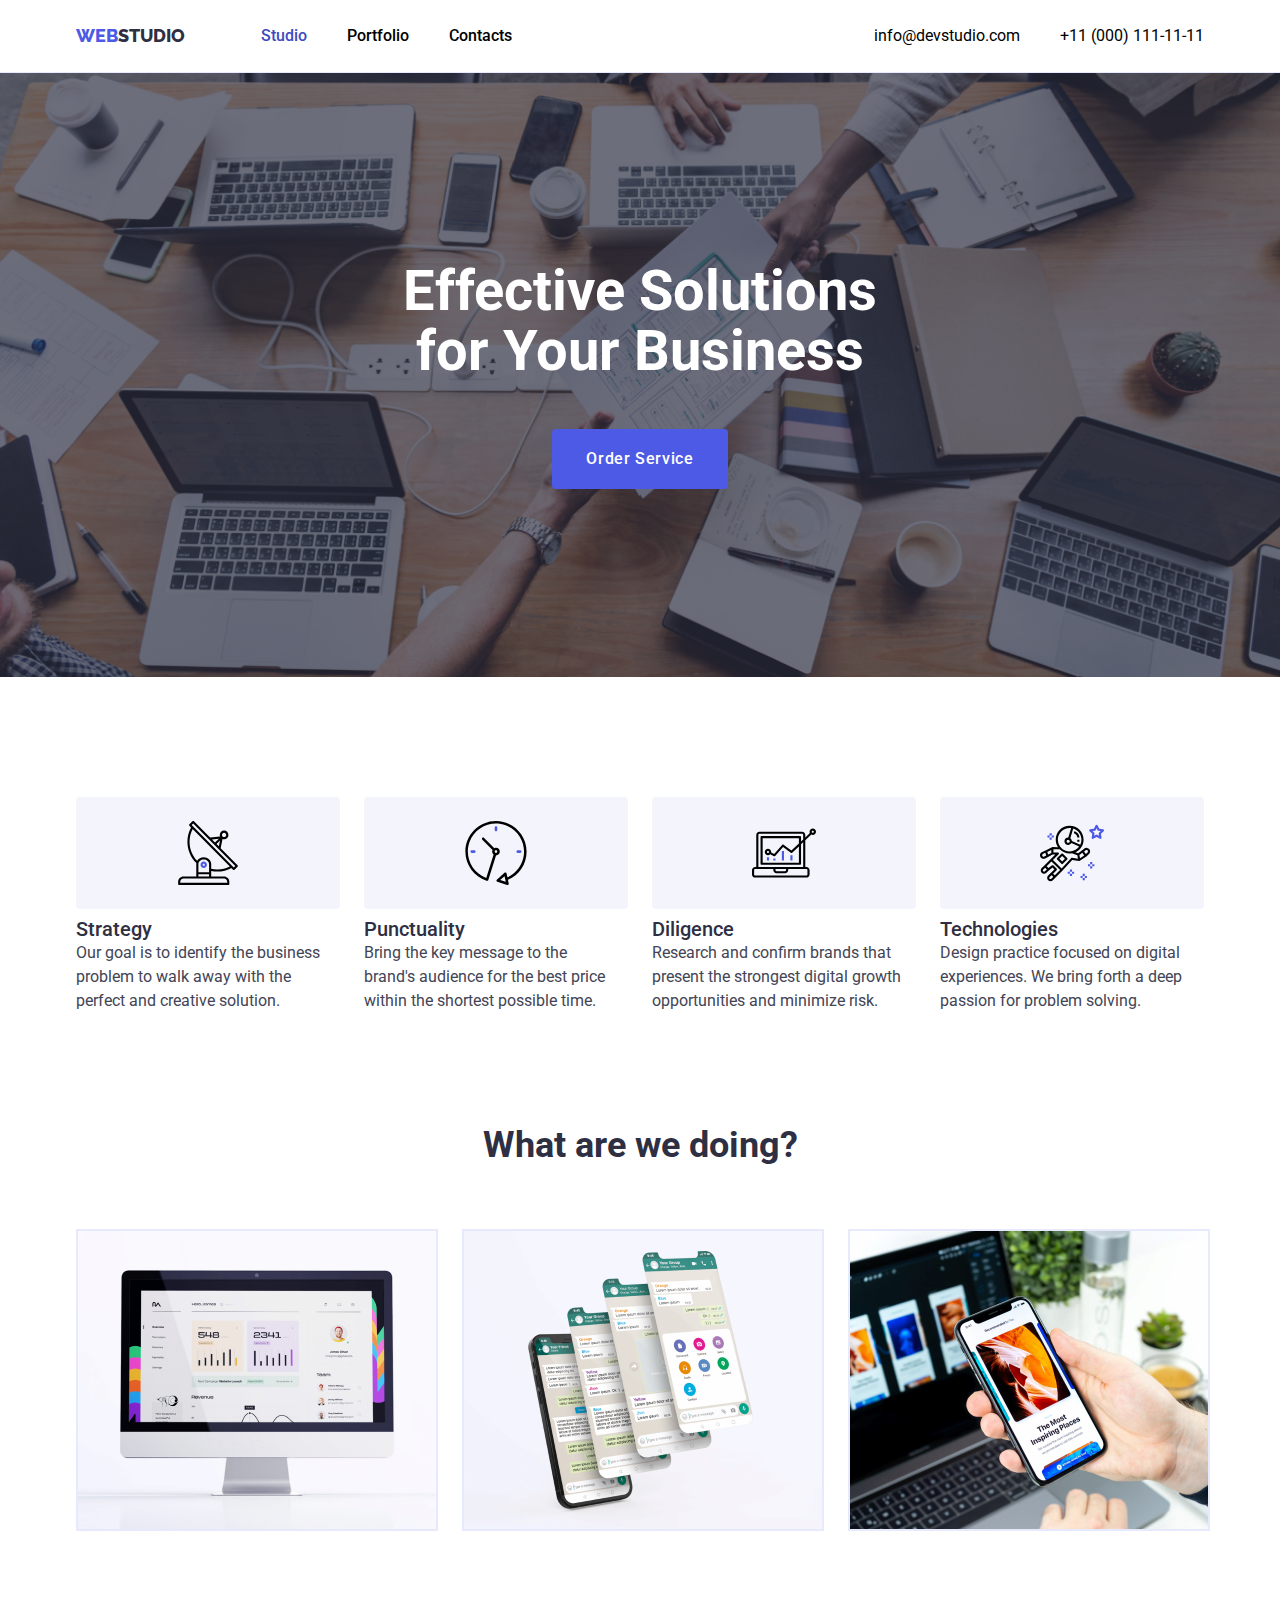
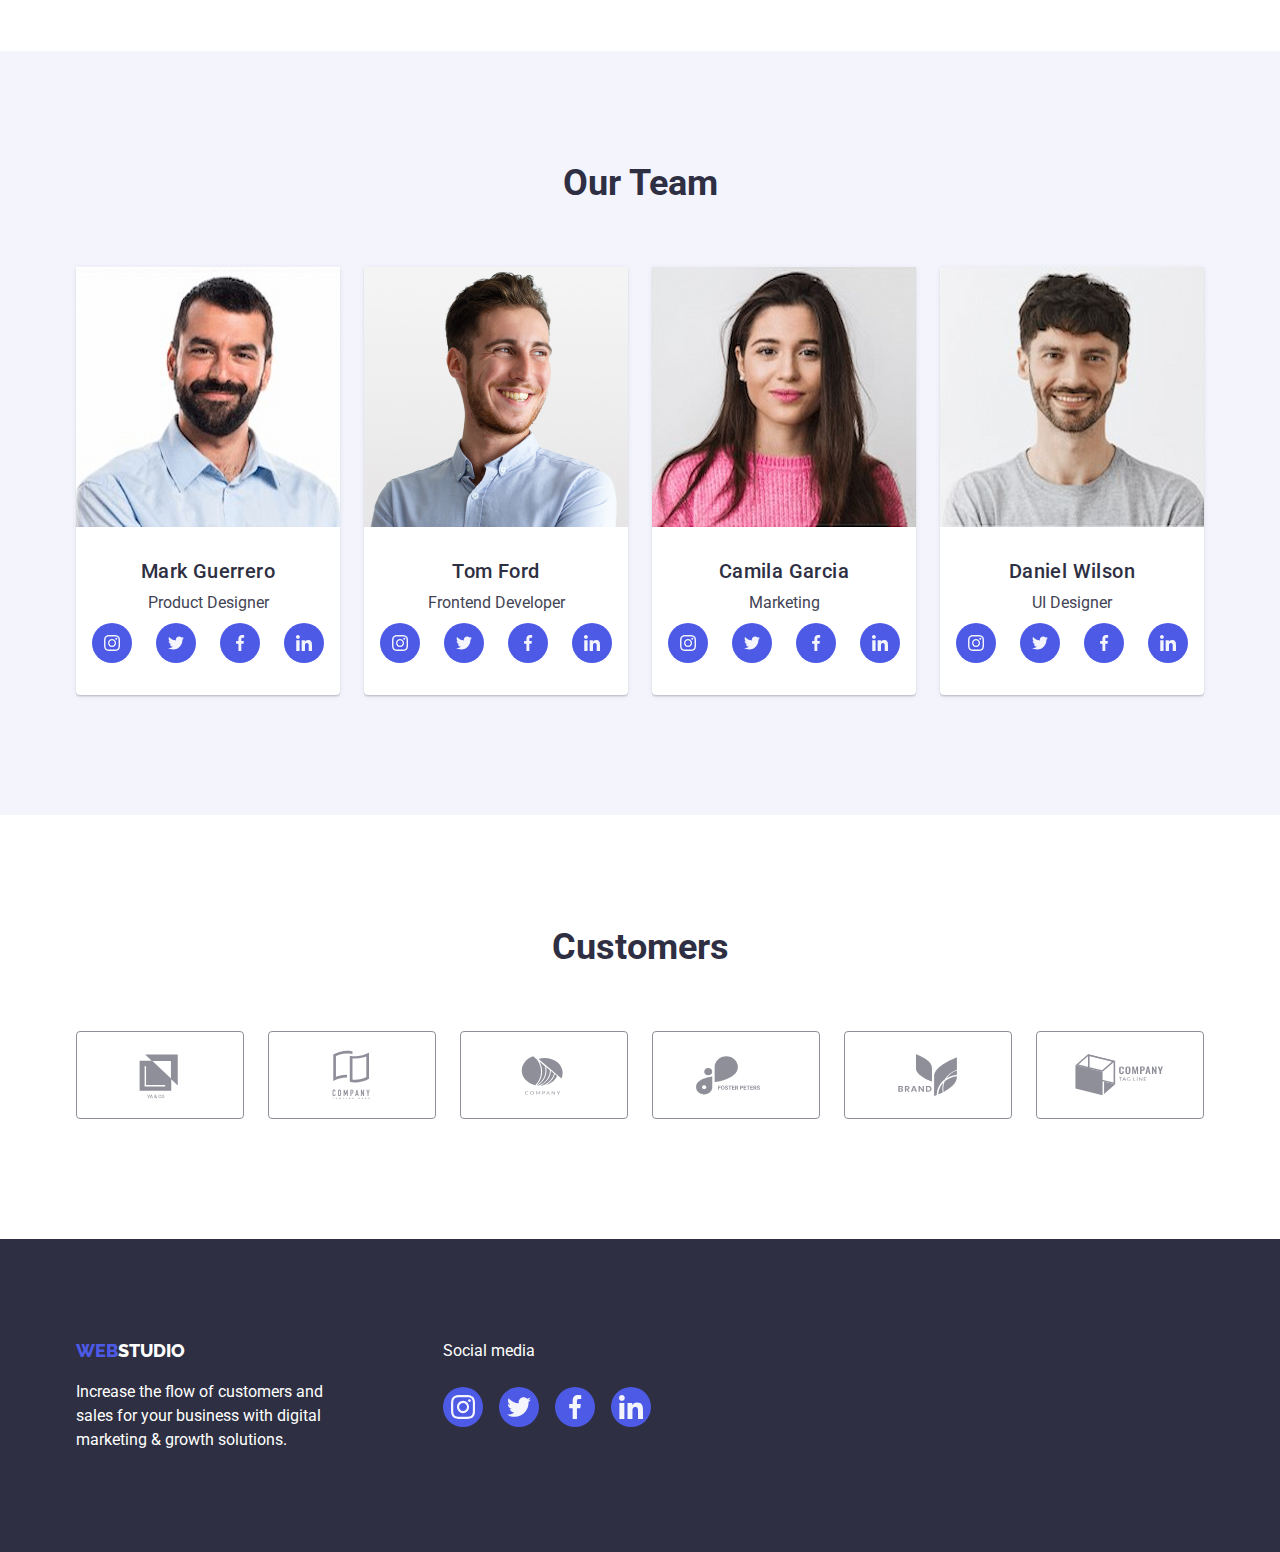
<file: index.html>
<!DOCTYPE html>
<html lang="en">
  <head>
    <meta charset="utf-8">
    <meta name="viewport" content="width=device-width, initial-scale=1.0">
    <title>WebStudio</title>
    <!-- CSS moder-normalize -->
    <link rel="stylesheet" href="https://cdnjs.cloudflare.com/ajax/libs/modern-normalize/2.0.0/modern-normalize.min.css"/>
    <!-- CSS styles -->
    <link rel="stylesheet" href="./css/styles.css"/>
  </head> 

 <body>
    <!-- Navigation lists -->
    <header class="header">  
        <div class="container header-container">
<nav class="header-navigation">
     <a href="./index.html" class="webstudio-logo">
         <span class="web-logo">WEB</span><span class="studio-logo">STUDIO</span>
     </a>
     <ul class="navigation lists">
        <li>
            <a href="./index.html" class="pages current-option">Studio</a>
        </li> 
        <li>
            <a href="./portfolio.html" class="pages">Portfolio</a>
        </li> 
        <li>
            <a href="#" class="pages">Contacts</a>
        </li> 
     </ul>
</nav>
    <!-- Contact information -->
    <ul class="contact-information lists">
        <li>
            <a href="mailto:info@devstudio.com" class="information">info@devstudio.com</a>
        </li>
        <li>
            <a href="tel:+110001111111" class="information">+11 (000) 111-11-11</a>
        </li>
    </ul> 
        </div>
</header>

<main>
    <!-- This is Hero Section -->
    <section class="hero">
     <div class="container hero-container">
        <h1 class="hero-title">Effective Solutions<br>for Your Business</h1>
            <button type="button" class="btn primary">Order Service</button>
        </div>
    </section>
    <!--End of Hero Section  -->

    <!-- Criteria lists -->
    <section class="section">
        <div class="container">
        <ul class="criterias lists">
            <li class="criteria">
               <div class="criteria-svg">
                <svg class="criteria-logo">
                    <use href="./images/icons.svg#antenna" width="64" height="64">
                    </use>
                </svg>
                </div>
                <h3 class="title-list">Strategy</h3>
                <p class="description-list">Our goal is to identify the business<br>problem to walk away with the<br>perfect and creative solution.</p>
            </li>
            <li class="criteria">
                <div class="criteria-svg">

                <svg class="criteria-logo">
                    <use href="./images/icons.svg#clock" width="64" height="64">
                    </use>
                </svg>
            </div>
                <h3 class="title-list">Punctuality</h3>
                <p class="description-list">Bring the key message to the<br>brand's audience for the best price<br>within the shortest possible time.</p>
            </li>
            <li class="criteria">
                <div class="criteria-svg">

                <svg class="criteria-logo">
                    <use href="./images/icons.svg#diagram" width="64" height="64">
                    </use>
                </svg>
                </div>
                <h3 class="title-list">Diligence</h3>
                <p class="description-list">Research and confirm brands that<br>present the strongest digital growth<br>opportunities and minimize risk.</p>
            </li>
            <li class="criteria">
                <div class="criteria-svg">

                <svg class="criteria-logo">
                    <use href="./images/icons.svg#astronaut" width="64" height="64">
                    </use>
                </svg>
                </div>
                <h3 class="title-list">Technologies</h3>
                <p class="description-list">Design practice focused on digital<br>experiences. We bring forth a deep<br>passion for problem solving.</p>
            </li>
            </ul>
</section>

<!-- What are we doing section -->
<section class="section section-no-top-padding">
    <div class="container services-container">
    <h2 class="section-title">What are we doing?</h2>
    <ul class="services lists">
        <li class="service">
            <img src="images/what_are_we_doing1.jpg" alt="web" width="360" height="300">
        </li>
        <li class="service">
            <img src="images/what_are_we_doing2.jpg" alt="mobile" width="360" height="300">
        </li>
        <li class="service">
            <img src="images/what_are_we_doing3.jpg" alt="phone" width="360" height="300">
        </li>
    </ul>
    </div>
</section>

<!-- Our team section -->

<section class="section section-grey">
    <div class="container team-container">
    <h2 class="section-title">Our Team</h2>
    <ul class="teams lists">
        <li class="team">
            <div class="team-wrap">
            <img src="images/Team_Card1.jpg" alt="image" width="264" height="260">
             <h3 class="teamname">Mark Guerrero</h3>
                 <p class="position">Product Designer</p>
            <ul class="team-socials lists">
                <li class="team-social-link">
                   <a href="https://instagram.com" class="team-link"
                   target="_blank"
                   rel="noopener noreferrer">
                <svg class="team-social-logo" width="16" height="16">
                    <use href="./images/icons.svg#instagram"></use>
                </svg>
                    </a>
                </li>

                <li class="team-social-link">
                    <a href="https://twitter.com" class="team-link"
                    target="_blank"
                    rel="noopener noreferrer">
                 <svg class="team-social-logo" width="16" height="16">
                     <use href="./images/icons.svg#twitter"></use>
                 </svg>
                     </a>
                 </li>

                 <li class="team-social-link">
                    <a href="https://facebook.com" class="team-link"
                    target="_blank"
                    rel="noopener noreferrer">
                 <svg class="team-social-logo" width="16" height="16">
                     <use href="./images/icons.svg#facebook"></use>
                 </svg>
                     </a>
                 </li>

                 <li class="team-social-link">
                    <a href="https://linkedin.com" class="team-link"
                    target="_blank"
                    rel="noopener noreferrer">
                 <svg class="team-social-logo" width="16" height="16">
                     <use href="./images/icons.svg#linkedin"></use>
                 </svg>
                     </a>
                 </li>
            </ul>
            </div>     
        </li>


        <li class="team">
            <div class="team-wrap">
            <img src="images/Team_Card2.jpg" alt="image" width="264" height="260">
                 <h3 class="teamname">Tom Ford</h3>
                     <p class="position">Frontend Developer</p>
                <ul class="team-socials lists">
                    <li class="team-social-link">
                        <a href="https://instagram.com" class="team-link"
                        target="_blank"
                        rel="noopener noreferrer">
                     <svg class="team-social-logo" width="16" height="16">
                         <use href="./images/icons.svg#instagram"></use>
                     </svg>
                         </a>
                     </li>
     
                     <li class="team-social-link">
                         <a href="https://twitter.com" class="team-link"
                         target="_blank"
                         rel="noopener noreferrer">
                      <svg class="team-social-logo" width="16" height="16">
                          <use href="./images/icons.svg#twitter"></use>
                      </svg>
                          </a>
                      </li>
     
                      <li class="team-social-link">
                         <a href="https://facebook.com" class="team-link"
                         target="_blank"
                         rel="noopener noreferrer">
                      <svg class="team-social-logo" width="16" height="16">
                          <use href="./images/icons.svg#facebook"></use>
                      </svg>
                          </a>
                      </li>
     
                      <li class="team-social-link">
                         <a href="https://linkedin.com" class="team-link"
                         target="_blank"
                         rel="noopener noreferrer">
                      <svg class="team-social-logo" width="16" height="16">
                          <use href="./images/icons.svg#linkedin"></use>
                      </svg>
                          </a>
                      </li>
            </ul>
            </div>
        </li>

        <li class="team">
            <div class="team-wrap">
            <img src="images/Team_Card3.jpg" alt="image" width="264" height="260">
                 <h3 class="teamname">Camila Garcia</h3>
                     <p class="position">Marketing</p>
                     <ul class="team-socials lists">
                        <li class="team-social-link">
                           <a href="https://instagram.com" class="team-link"
                           target="_blank"
                           rel="noopener noreferrer">
                        <svg class="team-social-logo" width="16" height="16">
                            <use href="./images/icons.svg#instagram"></use>
                        </svg>
                            </a>
                        </li>
        
                        <li class="team-social-link">
                            <a href="https://twitter.com" class="team-link"
                            target="_blank"
                            rel="noopener noreferrer">
                         <svg class="team-social-logo" width="16" height="16">
                             <use href="./images/icons.svg#twitter"></use>
                         </svg>
                             </a>
                         </li>
        
                         <li class="team-social-link">
                            <a href="https://facebook.com" class="team-link"
                            target="_blank"
                            rel="noopener noreferrer">
                         <svg class="team-social-logo" width="16" height="16">
                             <use href="./images/icons.svg#facebook"></use>
                         </svg>
                             </a>
                         </li>
        
                         <li class="team-social-link">
                            <a href="https://linkedin.com" class="team-link"
                            target="_blank"
                            rel="noopener noreferrer">
                         <svg class="team-social-logo" width="16" height="16">
                             <use href="./images/icons.svg#linkedin"></use>
                         </svg>
                             </a>
                         </li>
                    </ul>   
           </div>
        </li>


        <li class="team">
            <div class="team-wrap">
             <img src="images/Team_Card4.jpg" alt="image" width="264" height="260">
                 <h3 class="teamname">Daniel Wilson</h3>
                     <p class="position">UI Designer</p>
                     <ul class="team-socials lists">
                        <li class="team-social-link">
                           <a href="https://instagram.com" class="team-link"
                           target="_blank"
                           rel="noopener noreferrer">
                        <svg class="team-social-logo" width="16" height="16">
                            <use href="./images/icons.svg#instagram"></use>
                        </svg>
                            </a>
                        </li>
        
                        <li class="team-social-link">
                            <a href="https://twitter.com" class="team-link"
                            target="_blank"
                            rel="noopener noreferrer">
                         <svg class="team-social-logo" width="16" height="16">
                             <use href="./images/icons.svg#twitter"></use>
                         </svg>
                             </a>
                         </li>
        
                         <li class="team-social-link">
                            <a href="https://facebook.com" class="team-link"
                            target="_blank"
                            rel="noopener noreferrer">
                         <svg class="team-social-logo" width="16" height="16">
                             <use href="./images/icons.svg#facebook"></use>
                         </svg>
                             </a>
                         </li>
        
                         <li class="team-social-link">
                            <a href="https://linkedin.com" class="team-link"
                            target="_blank"
                            rel="noopener noreferrer">
                         <svg class="team-social-logo" width="16" height="16">
                             <use href="./images/icons.svg#linkedin"></use>
                         </svg>
                             </a>
                         </li>
                    </ul>  
             </div>
         </li>
     </ul>
    </div>
</section>

<!-- Customers Logo -->

<section class="section">
    <div class="container clients-container">

        <h2 class="section-title customer-title">Customers</h2>
        
        <ul class="customers-logo lists">
            <li class="customer-logo">
                <a href="" class="customers-link">
                    <svg class="client-logo" width="104" height="54">
                        <use href="./images/icons.svg#client-1"></use>
                    </svg>
                </a> 
            </li>

            <li class="customer-logo">
                <a href="" class="customers-link">
                    <svg class="client-logo" width="104" height="54">
                        <use href="./images/icons.svg#client-2"></use>
                    </svg>
                </a> 
            </li>
            
            <li class="customer-logo">
                <a href="" class="customers-link">
                    <svg class="client-logo client-current" width="104" height="54">
                        <use href="./images/icons.svg#client-3"></use>
                    </svg>
                </a> 
            </li>

            <li class="customer-logo">
                <a href="" class="customers-link">
                    <svg class="client-logo" width="104" height="54">
                        <use href="./images/icons.svg#client-4"></use>
                    </svg>
                </a> 
            </li>

            <li class="customer-logo">
                <a href="" class="customers-link">
                    <svg class="client-logo" width="104" height="54">
                        <use href="./images/icons.svg#client-5"></use>
                    </svg>
                </a> 
            </li>

            <li class="customer-logo">
                <a href="" class="customers-link">
                    <svg class="client-logo" width="104" height="54">
                        <use href="./images/icons.svg#client-6"></use>
                    </svg>
                </a> 
            </li>
            
        </ul>
    </div>
</section>


</main>
<!-- footer -->
<footer class="footer-part">
    <div class="container footer-container">
        <div class="footer-wrap">
    <a href="./index.html" class="webstudio-logo">
        <span class="web-logo">WEB</span><span class="studio-logo2">STUDIO</span>
    </a>
         <p class="footerparagraph">
            Increase the flow of customers and<br>
            sales for your business with digital<br>
            marketing & growth solutions.
        </p>
    </div>
    <div class="footer-social-logos">
        <p class="social-text">Social media</p>

        <ul class="footer-social-lists lists">
            <li class="footer-social">
                <a href="#" class="footer-social-link">
                    <svg class="footer-social-logo" width="24" height="24">
                        <use href="./images/icons.svg#instagram"></use>
                    </svg>
                </a>
            </li>

            <li class="footer-social">
                <a href="#" class="footer-social-link">
                    <svg class="footer-social-logo" width="24" height="24">
                        <use href="./images/icons.svg#twitter"></use>
                    </svg>
                </a>
            </li>

            <li class="footer-social">
                <a href="#" class="footer-social-link">
                    <svg class="footer-social-logo" width="24" height="24">
                        <use href="./images/icons.svg#facebook"></use>
                    </svg>
                </a>
            </li>

            <li class="footer-social">
                <a href="#" class="footer-social-link">
                    <svg class="footer-social-logo" width="24" height="24">
                        <use href="./images/icons.svg#linkedin"></use>
                    </svg>
                </a>
            </li>
        </ul>
    </div>
</div>
</footer>
</body>
</html>
</file>
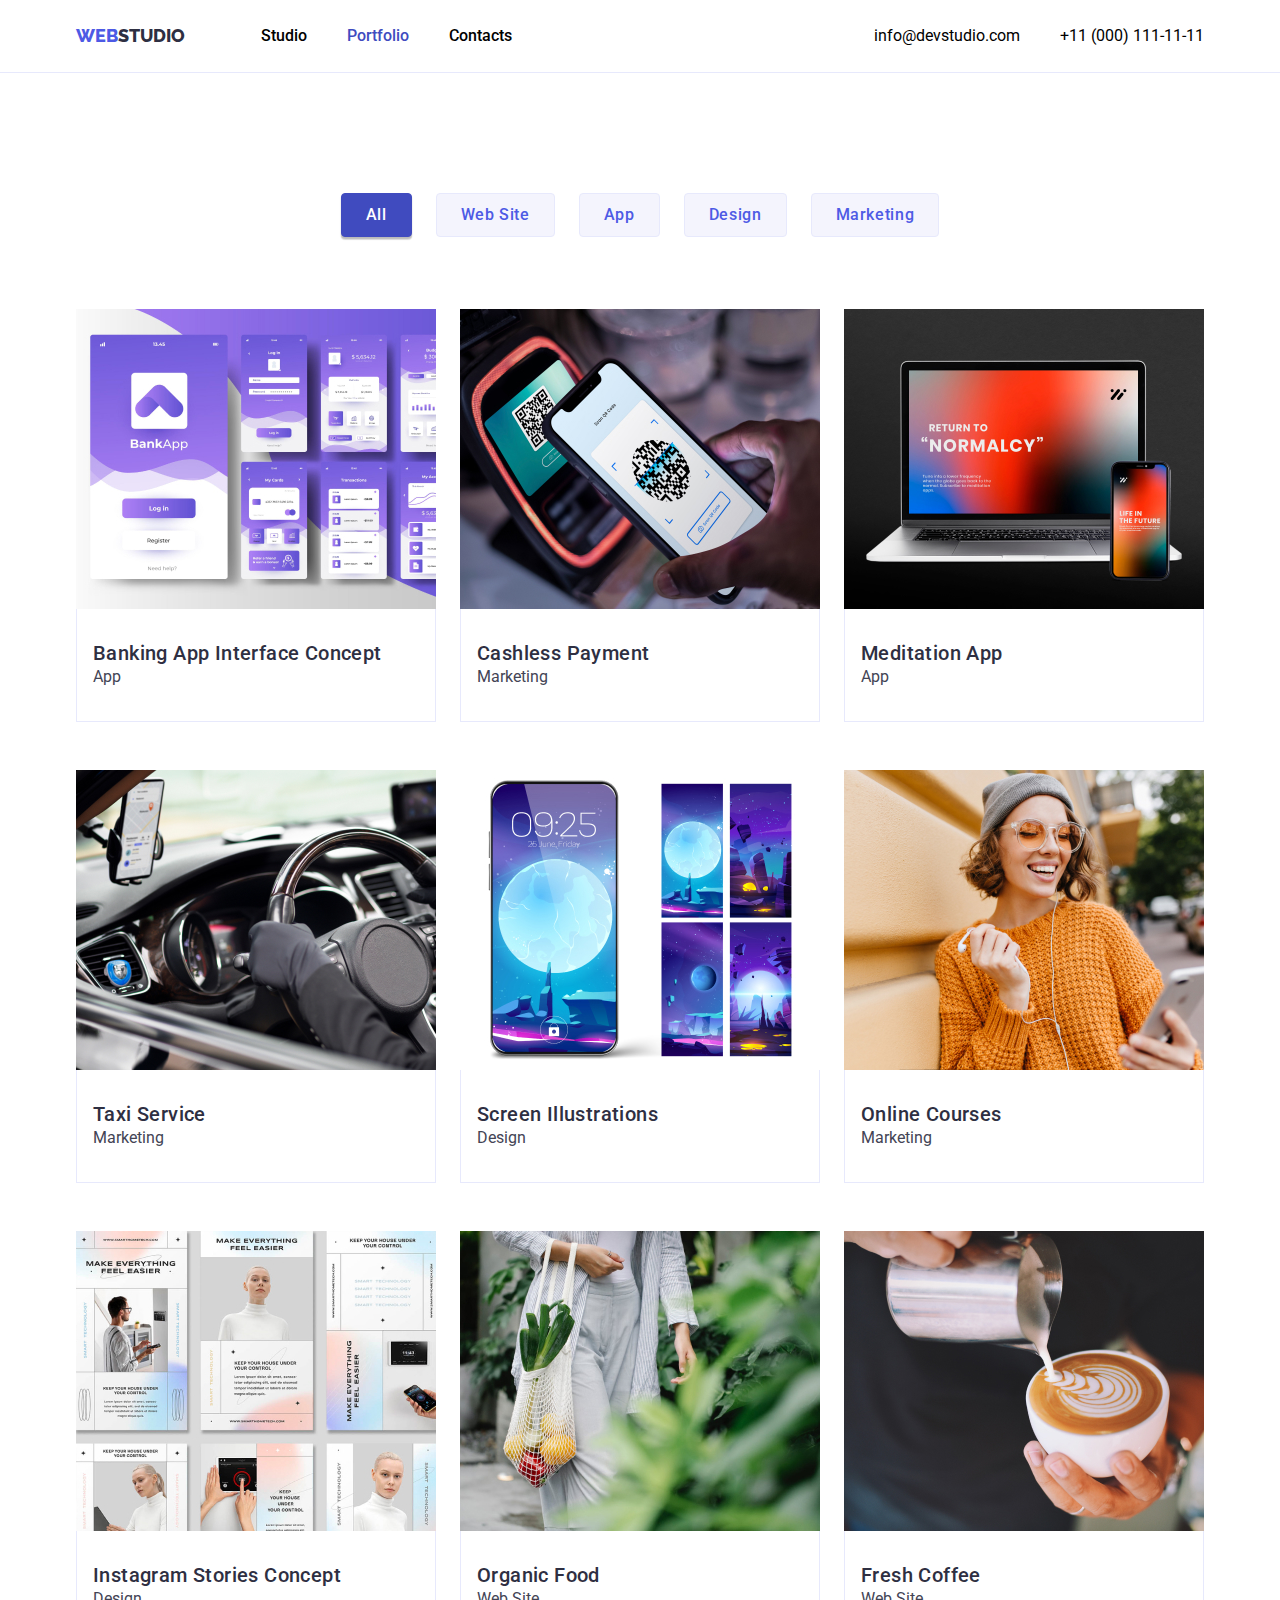
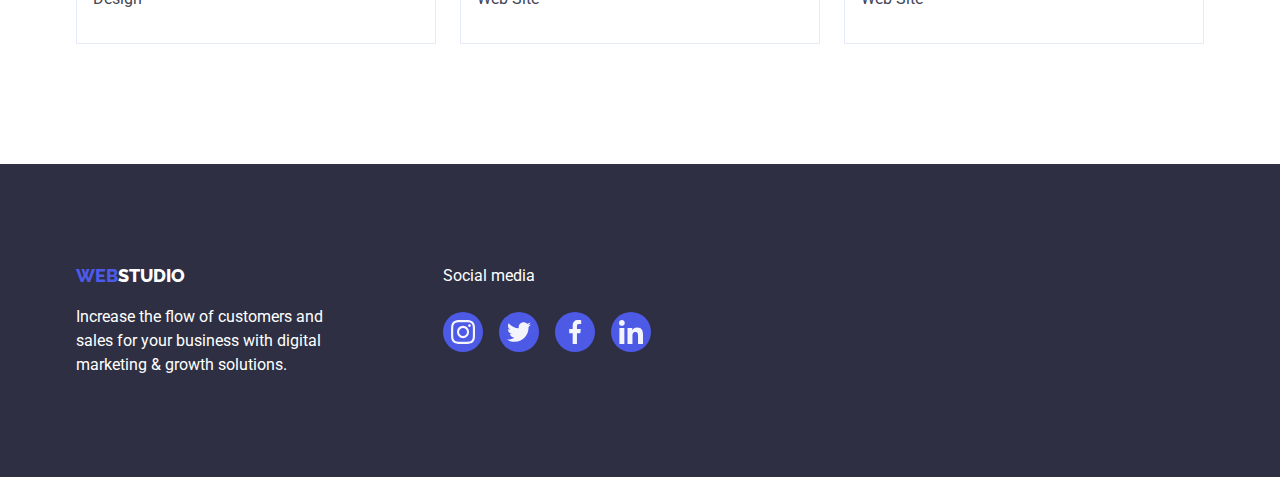
<file: portfolio.html>
<!DOCTYPE html>
<html lang="en">
<head>
    <meta charset="UTF-8">
    <meta name="viewport" content="width=device-width, initial-scale=1.0">
    <title>Portfolio</title>
        <!-- CSS moder-normalize -->
    <link rel="stylesheet" href="https://cdnjs.cloudflare.com/ajax/libs/modern-normalize/2.0.0/modern-normalize.min.css"/>
        <!-- CSS styles -->
    <link rel="stylesheet" href="./css/styles.css" />
</head>
<body>
    <!-- Navigation lists -->
    <header class="header">  
        <div class="container header-container">
<nav class="header-navigation">
     <a href="./index.html" class="webstudio-logo">
         <span class="web-logo">WEB</span><span class="studio-logo">STUDIO</span>
     </a>
     <ul class="navigation lists">
        <li>
            <a href="./index.html" class="pages">Studio</a>
        </li> 
        <li>
            <a href="./portfolio.html" class="pages current-option">Portfolio</a>
        </li> 
        <li>
            <a href="#" class="pages">Contacts</a>
        </li> 
     </ul>
</nav>
    <!-- Contact information -->
    <ul class="contact-information lists">
        <li>
            <a href="mailto:info@devstudio.com" class="information">info@devstudio.com</a>
        </li>
        <li>
            <a href="tel:+110001111111" class="information">+11 (000) 111-11-11</a>
        </li>
    </ul> 
        </div>
</header>

    <main>

         <!-- This is section 1 -->
    <section class="section">
        <div class="container project-container">
             <ul class="filters lists">
            
                <li>
                    <button type="button" class="filter filter-active">All</button>
                </li>
                <li>
                    <button type="button" class="filter">Web Site</button>
                </li>
                <li>
                    <button type="button" class="filter">App</button>
                </li>
                <li>
                    <button type="button" class="filter">Design</button>
                </li>
                <li>
                    <button type="button" class="filter">Marketing</button>
                </li>
             </ul>   
        
         <!-- This is service images -->
        
         <ul class="projects lists">

            <li class="project">
                <a href="" class="project-select links">
                <img src="images/project_01.jpg" alt="bankapp"
                width="360"
                height="300">
                <div class="project-wrap">
                  <h3 class="project-title">Banking App Interface Concept</h3>
                        <p class="project-description">App</p>
                    </div> 
                </a>
            </li>
            <li class="project">
                <a href="" class="project-select links">
                <img src="images/project_02.jpg" alt="cashless"
                width="360"
                height="300">
                <div class="project-wrap">
                    <h3 class="project-title">Cashless Payment</h3>
                        <p class="project-description">Marketing</p>
                    </div> 
                </a>
            </li>
            <li class="project">
                <a href="" class="project-select links">
                <img src="images/project_03.jpg" alt="meditation"
                width="360"
                height="300">
                 <div class="project-wrap">   
                    <h3 class="project-title">Meditation App</h3>
                        <p class="project-description">App</p>
                    </div> 
                </a>
            </li>
            <li class="project">
                <a href="" class="project-select links">
                <img src="images/project_04.jpg" alt="taxi"
                width="360"
                height="300">
                  <div class="project-wrap"> 
                    <h3 class="project-title">Taxi Service</h3>
                        <p class="project-description">Marketing</p>
                    </div> 
                    </a>
            </li>
            <li class="project">
                <a href="" class="project-select links">
                <img src="images/project_05.jpg" alt="screen"
                width="360"
                height="300">
                 <div class="project-wrap">  
                    <h3 class="project-title">Screen Illustrations</h3>
                        <p class="project-description">Design</p>
                 </div> 
                 </a>
            </li>
            <li class="project">
                <a href="" class="project-select links">
                <img src="images/project_06.jpg" alt="onlinecourses"
                width="360"
                height="300">
                <div class="project-wrap">  
                    <h3 class="project-title">Online Courses</h3>
                        <p class="project-description">Marketing</p>
                    </div> 
                </a>
            </li>

            <li class="project">
                <a href="" class="project-select links">
                <img src="images/project_07.jpg" alt="instagramstories"
                width="360"
                height="300">
                   <div class="project-wrap"> 
                    <h3 class="project-title">Instagram Stories Concept</h3>
                        <p class="project-description">Design</p>
                    </div> 
                    </a>
            </li>
            <li class="project">
                <a href="" class="project-select links">
                <img src="images/project_08.jpg" alt="organicfood"
                width="360"
                height="300">
                   <div class="project-wrap">
                     <h3 class="project-title">Organic Food</h3>
                        <p class="project-description">Web Site</p>
                    </div> 
                    </a>
            </li>
            <li class="project">
                <a href="" class="project-select links">
                <img src="images/project_09.jpg" alt="coffee"
                width="360"
                height="300">
                   <div class="project-wrap">
                     <h3 class="project-title">Fresh Coffee</h3>
                        <p class="project-description">Web Site</p>
                    </div> 
                    </a>
            </li>
         </ul>
        </div>
    </section>
</main>

        <!-- Footer -->
        <footer class="footer-part">
            <div class="container footer-container">
                <div class="footer-wrap">
            <a href="./index.html" class="webstudio-logo">
                <span class="web-logo">WEB</span><span class="studio-logo2">STUDIO</span>
            </a>
                 <p class="footerparagraph">
                    Increase the flow of customers and<br>
                    sales for your business with digital<br>
                    marketing & growth solutions.
                </p>
            </div>
            <div class="footer-social-logos">
                <p class="social-text">Social media</p>
        
                <ul class="footer-social-lists lists">
                    <li class="footer-social">
                        <a href="#" class="footer-social-link">
                            <svg class="footer-social-logo" width="24" height="24">
                                <use href="./images/icons.svg#instagram"></use>
                            </svg>
                        </a>
                    </li>
        
                    <li class="footer-social">
                        <a href="#" class="footer-social-link">
                            <svg class="footer-social-logo" width="24" height="24">
                                <use href="./images/icons.svg#twitter"></use>
                            </svg>
                        </a>
                    </li>
        
                    <li class="footer-social">
                        <a href="#" class="footer-social-link">
                            <svg class="footer-social-logo" width="24" height="24">
                                <use href="./images/icons.svg#facebook"></use>
                            </svg>
                        </a>
                    </li>
        
                    <li class="footer-social">
                        <a href="#" class="footer-social-link">
                            <svg class="footer-social-logo" width="24" height="24">
                                <use href="./images/icons.svg#linkedin"></use>
                            </svg>
                        </a>
                    </li>
                </ul>
            </div>
        </div>
        </footer>
</body>
</html>
</file>
<file: css/styles.css>
@import url("https://fonts.googleapis.com/css2?family=Raleway:wght@800&family=Roboto:wght@400;500;700;900&display=swap"); 

:root{
    --iriscolor: #4D5AE5;
    --navyblue: #2E2F42;
    --navcolor: black;
    --oceancolor: #404BBF;
    --whitecolor: white;
    --slatecolor: #434455;
    --cornflower: #E7E9FC;
    --cloud: #F4F4FD;
    --lightslate: #8E8F99;
    --greencolor: #31D0AA
}

/* CSS reset */
p,
h1,
h2,
h3{
    margin: 0;
}

ul{
    margin: 0;
    padding: 0;
}

img{
    display: block;
}
/* End of CSS reset */

/* General container */

.container {
    width: 1158px;
    padding: 0 15px;
    margin: 0 auto;
    }

body {
    font-family: Roboto;
    font-size: 16px;
    font-style: normal;
    font-weight: 400;
    line-height: 24px;
  }

.section{
    padding-top: 120px;
    padding-bottom: 120px;
}

  /* CSS for Header */
.header{
    padding: 24px 0;
    border-bottom: 1px solid var(--cornflower)
}

.header-container{
    display: flex;
    align-items: center;
    justify-content: space-between;
}

.header-navigation{
    display: flex;
    align-items: center;
}

.webstudio-logo{
    font-family: 'Raleway';
    text-decoration: none; 
    font-size: 18px;
    font-weight: 800;
}

.web-logo{
    color: var(--iriscolor);
}

.studio-logo{
    color: var(--navyblue);
}

/* Navigation Section */

.navigation{
    display: flex;
    margin-left: 76px;
    gap: 40px;

}

.navigation .pages{
    color: var(--navcolor);
    text-decoration: none;
    font-weight: 500;
}

.lists{
    list-style-type: none;
}

.navigation .pages:hover,
.navigation .pages:focus,
.navigation .pages.current-option,
.contact-information .information:hover,
.contact-information .information:focus {
    color: var(--oceancolor);
}
/* Contact information */

.contact-information{
    display: flex;
    align-items: center;
    justify-content: space-between;
    gap: 40px;
}

.contact-information .information{
    color: var(--navcolor);
    text-decoration: none;
}

/* Hero Section*/
.hero{
    padding: 188px 0;
    background-color: var(--navyblue, rgba(46, 47, 66, 0.4));
    background-image: url(../images/dark-bg.png), url(../images/hero-image.jpg),
    linear-gradient(rgba(46, 47, 66, 0.7), rgba(46, 47, 66, 0.7));
    background-repeat: no-repeat;
    background-position: center;
    background-size: cover;
}

.hero-container{
    display: flex;
    flex-direction: column;
    align-items: center;
    
}

.hero-title{
    margin-bottom: 48px;
    color: var(--whitecolor);
    font-size: 56px;
    font-weight: 700;
    line-height: 60px;
    text-align: center;
}

.btn{
    display: block;

    cursor: pointer;
    border-color: transparent;
    letter-spacing: 0.64px;
    font-family: inherit; 
}

.btn.primary{
    padding: 16px 32px;

    background-color: var(--iriscolor);
    color: var(--whitecolor);
    font-size: 16px;
    font-weight: 500;
    line-height: 24px;
    letter-spacing: 0.64px;
    border-radius: 4px;
}

.btn.primary:hover,
.btn.primary:focus{
    background-color: var(--oceancolor);
}

/* Criteria list */

.criterias{
    display: flex;
    gap: 24px;
    justify-content: center;
}

.criteria-svg{
    display: flex;
    align-items: center;
    justify-content: center;

    width: 264px;
    height: 112px;
    background-color: var(--cloud);
    border-radius: 4px;
    margin-bottom: 8px;
}

.criteria-logo{
    width: 64px;
    height: 64px;
}

.title-list{

    color: var(--navyblue);
    font-size: 20px;
    font-weight: 500;
}

.description-list{
    color: var(--slatecolor);
}

/* What are we doing section */
.section-no-top-padding{
    padding-top: 0;
}

.section-title{
    margin-bottom: 72px;

    color: var(--navyblue);
    font-size: 36px;
    font-weight: 700;
    text-align: center;
}

.services{
    display: flex;
    gap: 24px;

}

.service{
    display: inline-flex;

    border: 1px solid var(--cornflower);
}

/* Our Team */
.team-container{
    display: flex;
    flex-direction: column;
    align-items: center;
}

.teams{
    display: flex;
    align-items: center;
    gap: 24px;

    border-radius: 0px 0px 4px 4px;
}

.team{
    display: flex;
    flex-direction: column;
    justify-content: center;
    align-items: center;
    padding-bottom: 32px;

    border-radius: 0px 0px 4px 4px;
    background-color: var(--whitecolor);
    box-shadow: 0px 2px 1px 0px rgba(46, 47, 66, 0.08), 0px 1px 1px 0px rgba(46, 47, 66, 0.16), 0px 1px 6px 0px rgba(46, 47, 66, 0.08);
}

.section-grey{
    background-color: var(--cloud);
}

.teamname{
    margin-top: 32px;
    margin-bottom: 8px;
    color: var(--navyblue);
    font-size: 20px;
    letter-spacing: 0.4px;
    font-weight: 500;
    text-align: center;
}

.position{
    color: var(--slatecolor);
    text-align: center;
    
}

.team-socials{
    display: flex;
    justify-content: center;
    gap: 24px;
    margin-top: 8px;
}

.team-social-link{
    width: 40px;
    height: 40px;
}

.team-link{
    width: 100%;
    height: 100%;
    border-radius: 50%;
    display: flex;
    align-items: center;
    justify-content: center;
    background-color: var(--iriscolor);
}

.team-social-logo{
    fill: var(--cloud);
}

.team-link:hover,
.team-link:focus{
    background-color: var(--oceancolor);
}

/* Customers CSS */

.customer-title{
    display: flex;
    justify-content: center;
    align-items: center;
}

.customers-logo{
    display: flex;
    gap: 24px;
}

.customer-logo{
    width: 168px;
    height: 88px;
}

.customers-link{
    width: 100%;
    height: 100%;

    border: 1px solid var(--lightslate);
    border-radius: 4px;
    display: flex;
    justify-content: center;
    align-items: center;
    color: var(--lightslate);
}

.client-logo{
    fill: currentColor
}

.customers-link:hover,
.customers-link:focus{
    color: var(--oceancolor);
    border-color: var(--oceancolor);
}

/* CSS for footer */

.footer-part{
    padding: 100px 0;
    background-color: var(--navyblue);
}

.studio-logo2{
    color: var(--whitecolor)
}

.footerparagraph{
    margin-top: 16px;
    color: var(--whitecolor);
}

.footer-social-logos{
    margin-left: 120px;
}

.social-text{
    color: var(--whitecolor);
    display: flex;
}

.footer-social-lists{
    flex-wrap: wrap;
    display: flex;
    gap: 16px;
    margin-top: 16px;
}

.footer-social{
    width: 40px;
    height: 40px;
}

.footer-social-link{
    width: 100%;
    height: 100%;
    border-radius: 50%;
    display: flex;
    align-items: center;
    justify-content: center;
    background-color: var(--iriscolor);
    margin-top: 8px;
}

.footer-social-logo{
    fill: var(--cloud);
}

.footer-container{
    display: flex;
    align-items: flex-start;
}

.footer-social-link:hover,
.footer-social-link:focus{
background-color: var(--greencolor);
}



/* CSS for Portfolio Section */

/* Filters */

.project-container{
    display: flex;
    flex-direction: column;
    align-items: center;
}

.filters{
    display: inline-flex;
    gap: 24px;
    margin-bottom: 72px;
}

.filter{
    display: flex;
    align-items: flex-start;
    padding: 12px 24px;

    color: var(--iriscolor);
    cursor: pointer;
    border-color: transparent;
    letter-spacing: 0.64px;
    font-family: inherit;
    background-color: var(--cloud);
    border-radius: 4px;
    font-size: 16px;
    border: 1px solid var(--cornflower);
    font-weight: 500;
}

.filter-active, .filter:hover, .filter:focus{
    color: var(--whitecolor);
    border-radius: 4px;
    background-color: var(--oceancolor);
    border-color: var(--oceancolor);
    box-shadow: 0px 2px 2px 0px rgba(0, 0, 0, 0.12), 0px 2px 1px 0px rgba(0, 0, 0, 0.08), 0px 3px 1px 0px rgba(0, 0, 0, 0.10);;
}

.filter .filter-active{
    color: var(--iriscolor);
    font-size: 16px;
    font-weight: 500;
    line-height: 24px;
    letter-spacing: 0.64px;
}

.filter.filter-active:hover,
.filter.filter-active:focus{
    color: var(--cloud);
    background-color: var(--oceancolor);
}
/* End of filters */

/* Projects */

.project-wrap{
    padding: 32px 16px;
    border: 1px solid var(--cornflower);
    border-top: none;
}

.projects{
    display: flex;
    flex-wrap: wrap;
    gap: 48px 24px;
}

.project-title{
    display: flex;

    flex-direction: column;
    justify-content: center;
    align-items: flex-start;
    

    color: var(--navyblue);
    font-size: 20px;
    letter-spacing: 0.4px;
    font-weight: 500;
}

.project-description{
    display: flex;
    flex-direction: column;
    justify-content: center;
    align-items: flex-start;
   

    color: var(--slatecolor);
}

.project-select{
    display: block;
    text-decoration: none;
}

.project-select:hover,
.project-select:focus{
    box-shadow: 0px 2px 1px 0px rgba(46, 47, 66, 0.08), 0px 1px 1px 0px rgba(46, 47, 66, 0.16), 0px 1px 6px 0px rgba(46, 47, 66, 0.08);
}
</file>
